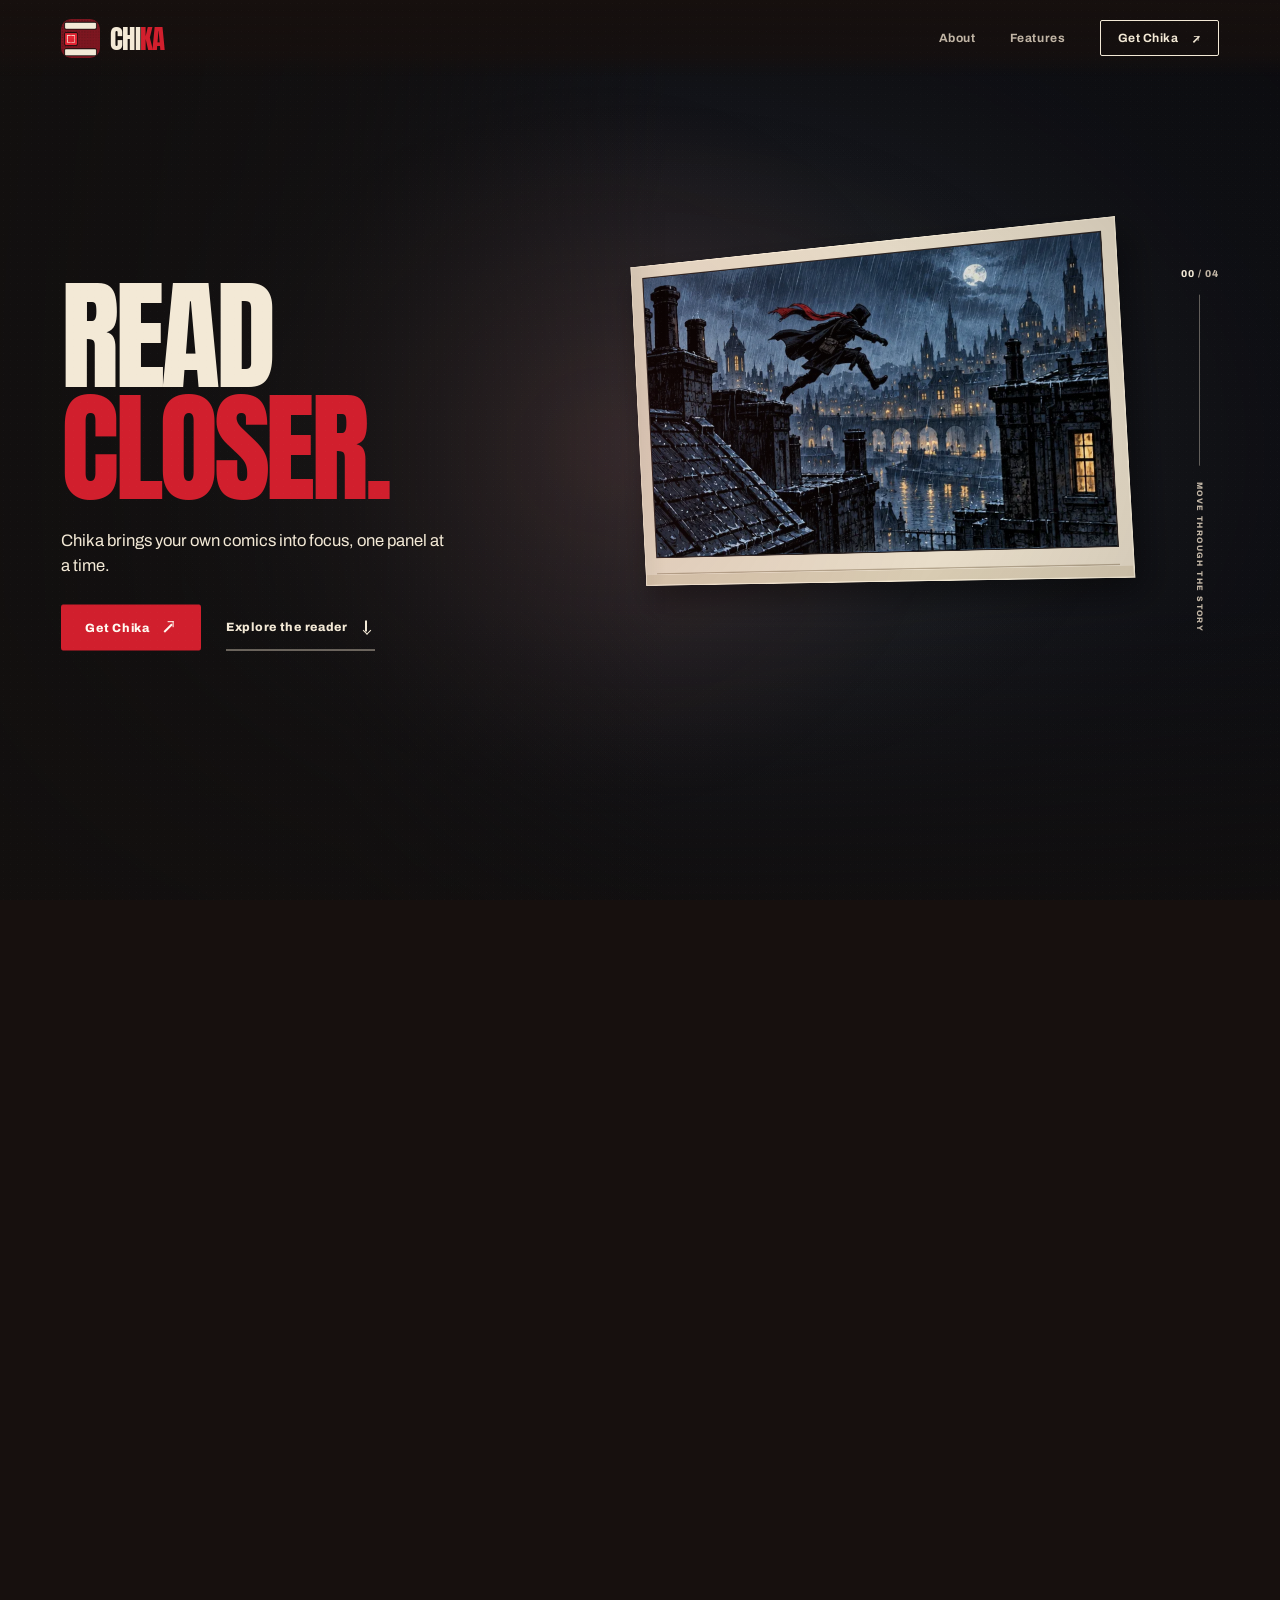
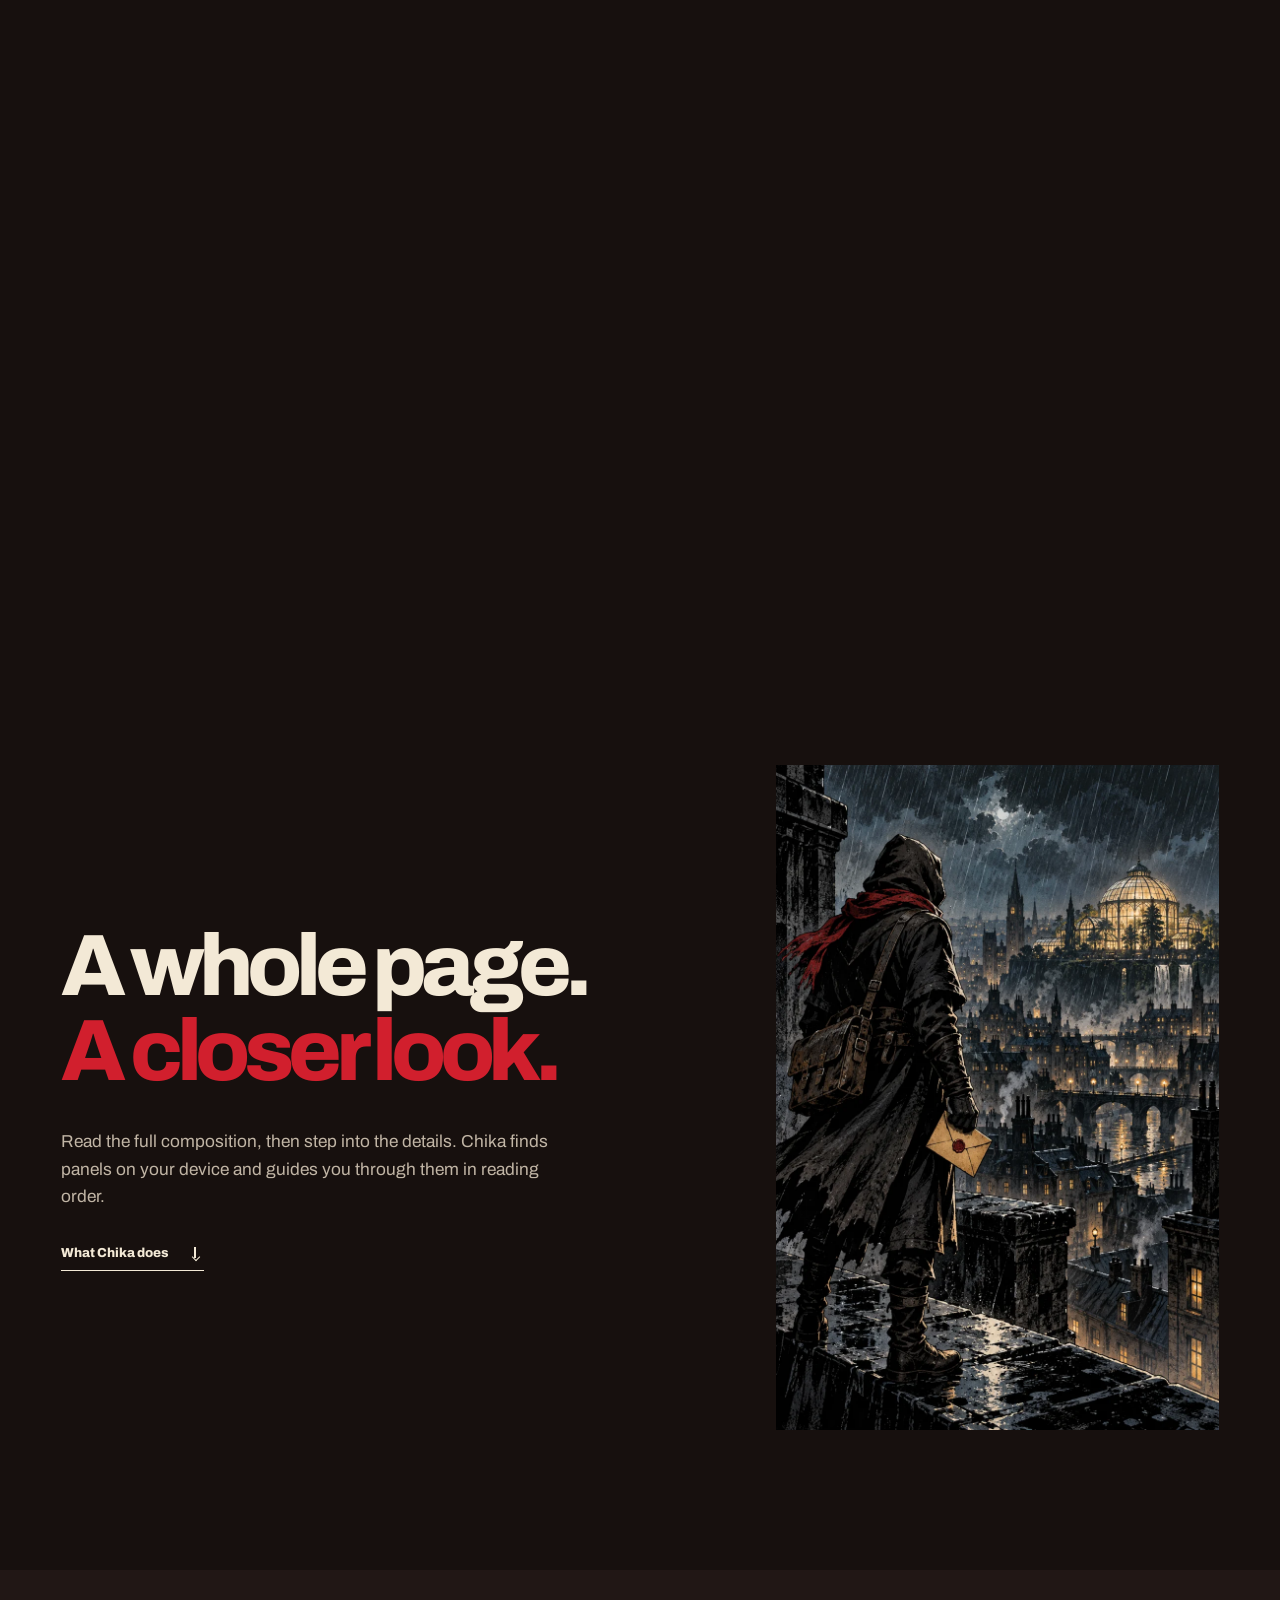
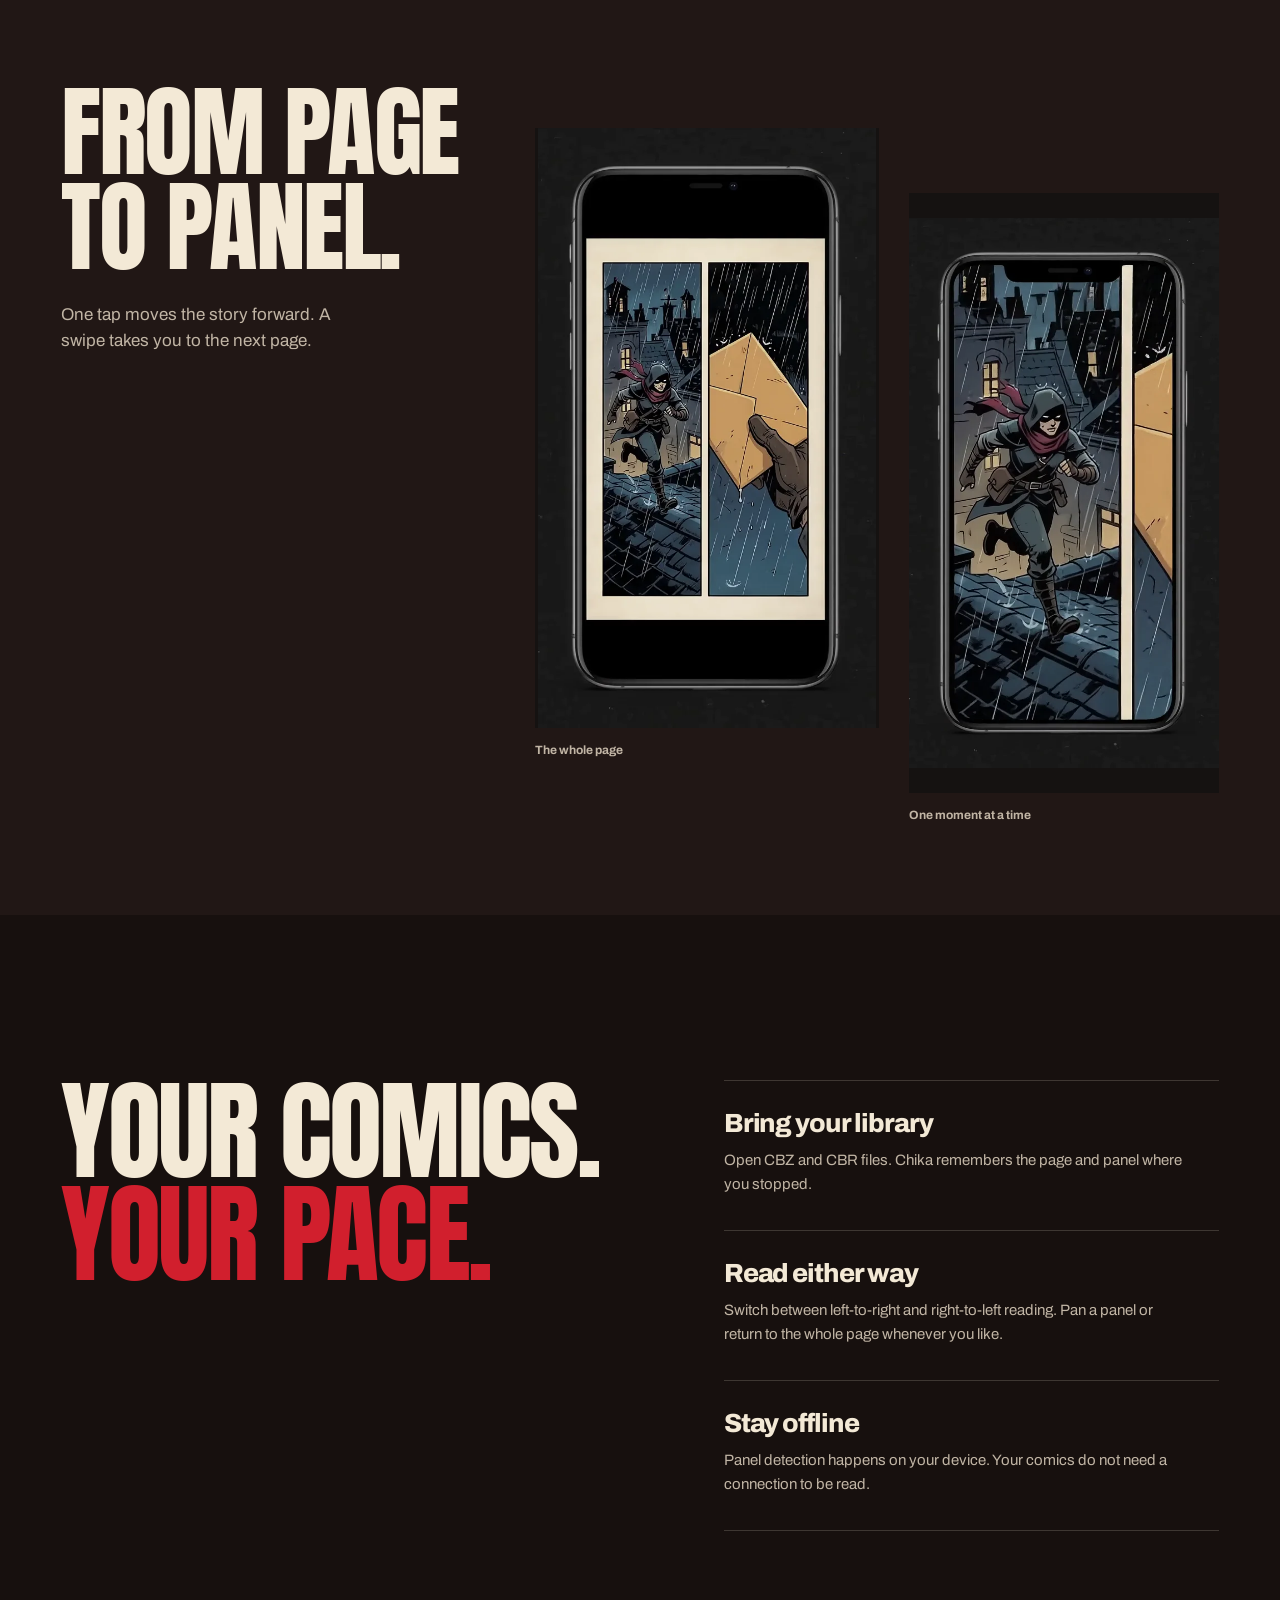
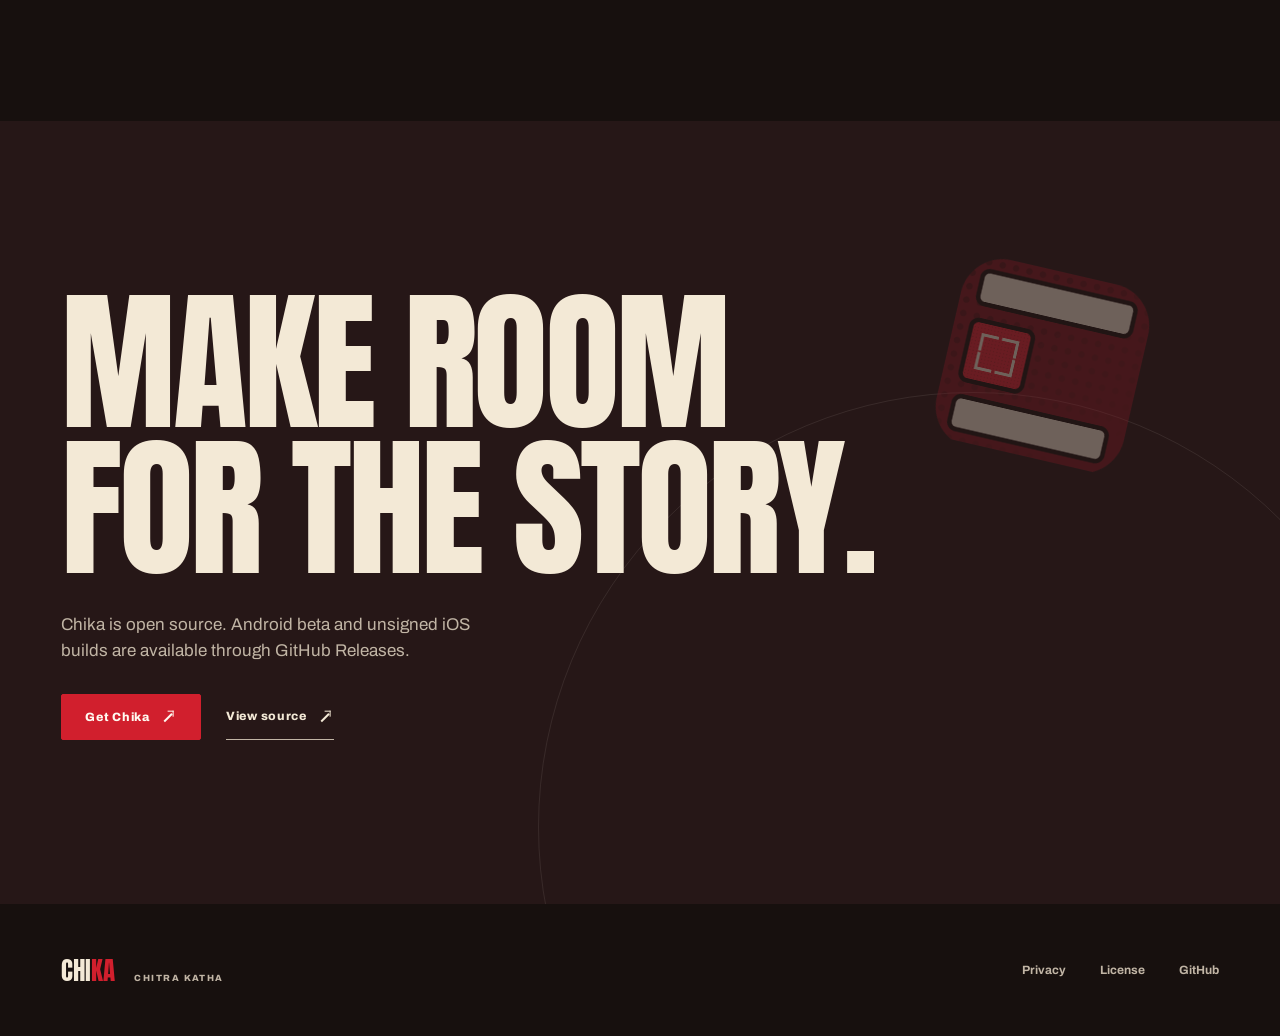
<file: index.html>
<!doctype html>
<html lang="en">
  <head>
    <meta charset="utf-8">
    <meta name="viewport" content="width=device-width, initial-scale=1">
    <meta name="theme-color" content="#17100e">
    <meta name="description" content="Chika is an offline comic reader that brings your own CBZ and CBR comics into focus, one panel at a time.">
    <meta property="og:type" content="website">
    <meta property="og:title" content="Chika | Read closer">
    <meta property="og:description" content="Your comics, panel by panel. Read offline on Android and iOS.">
    <title>Chika | Read closer</title>
    <link rel="icon" href="media/chika-mark.png" type="image/png">
    <link rel="preload" href="fonts/archivo-variable.ttf" as="font" type="font/ttf" crossorigin>
    <link rel="stylesheet" href="styles.css">
    <script type="module" src="site.js"></script>
  </head>
  <body>
    <a class="skip-link" href="#details">Skip the journey</a>

    <header class="site-header">
      <a class="brand" href="#top" aria-label="Chika home">
        <img src="media/chika-mark.png" width="42" height="42" alt="">
        <span class="brand-type"><span>CHI</span><span>KA</span></span>
      </a>
      <nav class="site-nav" aria-label="Main navigation">
        <a href="#details">About</a>
        <a href="#features">Features</a>
        <a class="nav-download" href="https://github.com/batunii/chika/releases">Get Chika <span class="link-arrow arrow-external" aria-hidden="true"></span></a>
      </nav>
    </header>

    <main id="top">
      <section class="film-journey" id="experience" aria-labelledby="hero-title">
        <div class="film-stage" data-chapter="0" data-media-state="poster">
          <div class="film-media" aria-hidden="true">
            <picture>
              <source media="(max-width: 760px)" srcset="media/mobile/poster.webp">
              <img class="film-poster" src="media/poster-desktop.webp" alt="" fetchpriority="high" width="1280" height="720">
            </picture>
            <div class="flight-viewport">
              <div class="flight-world">
                <div class="flight-page" data-depth="-650" data-scene="Rooftop" style="--x:360px;--xm:112px;--y:-60px;--ym:-22px;--z:-650px;--yaw:-17deg;--roll:-3deg"><div class="flight-art atlas-a crop-0"></div></div>
                <div class="flight-page" data-depth="-1220" data-scene="Envelope" style="--x:-385px;--xm:-112px;--y:45px;--ym:30px;--z:-1220px;--yaw:17deg;--roll:3deg"><div class="flight-art atlas-a crop-1"></div></div>
                <div class="flight-page" data-depth="-1790" data-scene="Station" style="--x:350px;--xm:108px;--y:70px;--ym:18px;--z:-1790px;--yaw:-15deg;--roll:-4deg"><div class="flight-art atlas-b crop-0"></div></div>
                <div class="flight-page" data-depth="-2360" data-scene="Map" style="--x:-340px;--xm:-104px;--y:-95px;--ym:-25px;--z:-2360px;--yaw:15deg;--roll:4deg"><div class="flight-art atlas-b crop-1"></div></div>
                <div class="flight-page" data-depth="-2930" data-scene="City window" style="--x:380px;--xm:112px;--y:-30px;--ym:0px;--z:-2930px;--yaw:-15deg;--roll:-2deg"><div class="flight-art atlas-a crop-2"></div></div>
                <div class="flight-page" data-depth="-3500" data-scene="Bridge" style="--x:-360px;--xm:-110px;--y:65px;--ym:22px;--z:-3500px;--yaw:15deg;--roll:2deg"><div class="flight-art atlas-b crop-2"></div></div>
                <div class="flight-page" data-depth="-4070" data-scene="Greenhouse" style="--x:330px;--xm:106px;--y:-70px;--ym:-18px;--z:-4070px;--yaw:-16deg;--roll:-3deg"><div class="flight-art atlas-a crop-3"></div></div>
                <div class="flight-page flight-page-finale" data-depth="-4640" data-scene="The meeting" style="--x:10px;--xm:0px;--y:0px;--ym:0px;--z:-4640px;--yaw:0deg;--roll:0deg"><div class="flight-art atlas-b crop-3"></div></div>
              </div>
            </div>
          </div>
          <div class="film-aura" aria-hidden="true"></div>
          <div class="film-shade" aria-hidden="true"></div>

          <div class="stage-content">
            <div class="hero-copy">
              <h1 id="hero-title"><span class="type-line"><span class="type-line-inner">READ</span></span><span class="type-line"><span class="type-line-inner"><em>CLOSER.</em></span></span></h1>
              <p>Chika brings your own comics into focus, one panel at a time.</p>
              <div class="hero-actions">
                <a class="action action-primary" href="https://github.com/batunii/chika/releases">Get Chika <span class="link-arrow arrow-external" aria-hidden="true"></span></a>
                <a class="action action-text" href="#details">Explore the reader <span class="link-arrow arrow-down" aria-hidden="true"></span></a>
              </div>
            </div>

            <div class="chapter-copy" aria-live="off">
              <div class="chapter" data-index="1">
                <p class="chapter-label">01 / The invitation</p>
                <h2><span>Step inside.</span></h2>
                <p>The first panel is only the beginning.</p>
              </div>
              <div class="chapter" data-index="2">
                <p class="chapter-label">02 / The journey</p>
                <h2><span>Follow the thread.</span></h2>
                <p>Every scene leads somewhere new.</p>
              </div>
              <div class="chapter" data-index="3">
                <p class="chapter-label">03 / The discovery</p>
                <h2><span>Turn the corner.</span></h2>
                <p>Move through the story, one moment at a time.</p>
              </div>
              <div class="chapter" data-index="4">
                <p class="chapter-label">04 / Your pace</p>
                <h2><span>Your stories await.</span></h2>
                <p>Bring your own library into Chika and read wherever you are.</p>
              </div>
            </div>
          </div>
          <div class="stage-progress" aria-hidden="true">
            <div class="stage-progress-count"><span class="stage-progress-current">00</span><span> / 04</span></div>
            <div class="stage-progress-line"><span></span></div>
            <span class="stage-progress-caption">MOVE THROUGH THE STORY</span>
          </div>
        </div>
      </section>

      <section class="manifesto section-shell" id="details" aria-labelledby="manifesto-title">
        <div class="manifesto-copy" data-reveal>
          <h2 id="manifesto-title"><span class="type-line"><span class="type-line-inner">A whole page.</span></span><span class="type-line"><span class="type-line-inner accent">A closer look.</span></span></h2>
          <p>Read the full composition, then step into the details. Chika finds panels on your device and guides you through them in reading order.</p>
          <a class="text-link" href="#features">What Chika does <span class="link-arrow arrow-down" aria-hidden="true"></span></a>
        </div>
        <figure class="manifesto-art" data-reveal>
          <img src="media/courier-art.webp" width="900" height="1350" loading="lazy" alt="Original comic illustration of a courier looking toward a glowing greenhouse in the rain">
        </figure>
      </section>

      <section class="focus-section section-shell" aria-labelledby="focus-title">
        <div class="focus-heading" data-reveal>
          <h2 id="focus-title"><span class="type-line"><span class="type-line-inner">FROM PAGE</span></span><span class="type-line"><span class="type-line-inner">TO PANEL.</span></span></h2>
          <p>One tap moves the story forward. A swipe takes you to the next page.</p>
        </div>
        <div class="focus-images">
          <figure class="focus-image focus-image-page" data-reveal>
            <img src="media/page-view.webp" width="608" height="1080" loading="lazy" alt="Original comic page shown in a phone, with two panels visible">
            <figcaption>The whole page</figcaption>
          </figure>
          <figure class="focus-image focus-image-panel" data-reveal>
            <img src="media/panel-view.webp" width="608" height="1080" loading="lazy" alt="A closer view of one illustrated comic panel in the phone">
            <figcaption>One moment at a time</figcaption>
          </figure>
        </div>
      </section>

      <section class="features section-shell" id="features" aria-labelledby="features-title">
        <h2 id="features-title" data-reveal><span class="type-line"><span class="type-line-inner">YOUR COMICS.</span></span><span class="type-line"><span class="type-line-inner accent">YOUR PACE.</span></span></h2>
        <div class="feature-list">
          <article data-reveal>
            <h3>Bring your library</h3>
            <p>Open CBZ and CBR files. Chika remembers the page and panel where you stopped.</p>
          </article>
          <article data-reveal>
            <h3>Read either way</h3>
            <p>Switch between left-to-right and right-to-left reading. Pan a panel or return to the whole page whenever you like.</p>
          </article>
          <article data-reveal>
            <h3>Stay offline</h3>
            <p>Panel detection happens on your device. Your comics do not need a connection to be read.</p>
          </article>
        </div>
      </section>

      <section class="closing section-shell" aria-labelledby="closing-title">
        <div class="closing-mark" aria-hidden="true"><img src="media/chika-mark.png" width="180" height="180" alt=""></div>
        <h2 id="closing-title" data-reveal><span class="type-line"><span class="type-line-inner">MAKE ROOM</span></span><span class="type-line"><span class="type-line-inner">FOR THE STORY.</span></span></h2>
        <p data-reveal>Chika is open source. Android beta and unsigned iOS builds are available through GitHub Releases.</p>
        <div class="closing-actions" data-reveal>
          <a class="action action-primary" href="https://github.com/batunii/chika/releases">Get Chika <span class="link-arrow arrow-external" aria-hidden="true"></span></a>
          <a class="action action-text" href="https://github.com/batunii/chika">View source <span class="link-arrow arrow-external" aria-hidden="true"></span></a>
        </div>
      </section>
    </main>

    <footer class="site-footer section-shell">
      <span>CHI<span class="brand-red">KA</span> <small>CHITRA KATHA</small></span>
      <div>
        <a href="https://github.com/batunii/chika/blob/main/PRIVACY.md">Privacy</a>
        <a href="https://github.com/batunii/chika/blob/main/LICENSE">License</a>
        <a href="https://github.com/batunii/chika">GitHub</a>
      </div>
    </footer>
  </body>
</html>
</file>
<file: styles.css>
@font-face {
  font-family: Archivo;
  src: url("fonts/archivo-variable.ttf") format("truetype");
  font-style: normal;
  font-weight: 100 900;
  font-display: swap;
}

@font-face {
  font-family: Anton;
  src: url("fonts/anton-regular.ttf") format("truetype");
  font-style: normal;
  font-weight: 400;
  font-display: swap;
}

:root {
  color-scheme: dark;
  --ink: #17100e;
  --ink-raised: #211816;
  --ink-soft: #2a201c;
  --cream: #f3e9d6;
  --cream-muted: #c1b5a5;
  --crimson: #d11f2d;
  --line: rgb(243 233 214 / 18%);
  --page-gutter: clamp(22px, 4.8vw, 86px);
}

*, *::before, *::after { box-sizing: border-box; }
html { scroll-behavior: smooth; }
body { margin: 0; overflow-x: clip; background: var(--ink); color: var(--cream); font-family: Archivo, Arial, sans-serif; }
body::before { content: ""; position: fixed; inset: 0; z-index: 30; pointer-events: none; opacity: .13; background-image: radial-gradient(circle, rgb(243 233 214 / 17%) .6px, transparent .9px); background-size: 7px 7px; }
img { display: block; max-width: 100%; }
a { color: inherit; text-decoration: none; }
button, a { -webkit-tap-highlight-color: transparent; }
::selection { background: var(--crimson); color: var(--cream); }
:focus-visible { outline: 2px solid var(--cream); outline-offset: 5px; }

.skip-link { position: fixed; z-index: 50; top: -60px; left: 20px; padding: 12px 16px; background: var(--cream); color: var(--ink); font-weight: 800; }
.skip-link:focus { top: 12px; }
.section-shell { padding-left: var(--page-gutter); padding-right: var(--page-gutter); }
#details, #features { scroll-margin-top: 76px; }

.site-header { position: fixed; inset: 0 0 auto; z-index: 20; height: 76px; display: flex; align-items: center; justify-content: space-between; gap: 24px; padding: 0 var(--page-gutter); background: linear-gradient(to bottom, rgb(23 16 14 / 93%), rgb(23 16 14 / 72%) 72%, transparent); }
.brand { display: inline-flex; align-items: center; gap: 10px; flex: none; }
.brand img { border-radius: 10px; width: 39px; height: 39px; }
.brand-type { display: inline-flex; align-items: baseline; font-family: Anton, Impact, sans-serif; font-size: 27px; letter-spacing: -.035em; line-height: 1; }
.brand-type span:last-child, .brand-red { color: var(--crimson); }
.site-nav { display: flex; align-items: center; gap: clamp(16px, 2.7vw, 42px); white-space: nowrap; font-size: 12px; font-weight: 700; letter-spacing: .045em; }
.site-nav a:not(.nav-download) { color: var(--cream-muted); transition: color .2s ease; }
.site-nav a:hover { color: var(--cream); }
.nav-download { display: inline-flex; align-items: center; gap: 9px; border: 1px solid var(--cream); padding: 10px 17px; border-radius: 2px; transition: background .2s ease, color .2s ease; }
.nav-download:hover { background: var(--cream); color: var(--ink); }

.link-arrow { position: relative; display: inline-block; flex: 0 0 17px; width: 17px; height: 17px; transform-origin: center; transition: transform .28s cubic-bezier(.2, .8, .2, 1); }
.link-arrow::before { content: ""; position: absolute; left: 2px; top: 8px; width: 11px; height: 1.5px; background: currentColor; }
.link-arrow::after { content: ""; position: absolute; right: 2px; top: 5px; width: 6px; height: 6px; border-top: 1.5px solid currentColor; border-right: 1.5px solid currentColor; transform: rotate(45deg); }
.arrow-external { transform: rotate(-45deg); }
.arrow-down { transform: rotate(90deg); }
:is(.action, .text-link, .nav-download):hover .arrow-external { transform: translate(2px, -2px) rotate(-45deg); }
:is(.action, .text-link, .nav-download):hover .arrow-down { transform: translateY(3px) rotate(90deg); }
.nav-download .link-arrow { flex-basis: 13px; width: 13px; height: 13px; scale: .78; }

.type-line { display: block; overflow: hidden; padding-bottom: .12em; margin-bottom: -.12em; }
.type-line-inner { display: block; }

.film-journey { position: relative; height: 425svh; }
.film-stage { position: sticky; top: 0; height: 100svh; min-height: 520px; isolation: isolate; overflow: hidden; background: #13100f; }
.film-media, .film-shade { position: absolute; inset: 0; }
.film-media { background: radial-gradient(ellipse at 52% 49%, #24262a 0%, #101116 62%, #0b0c10 100%); }
.film-media picture, .film-media img { position: absolute; inset: 0; width: 100%; height: 100%; }
.film-media img { object-fit: cover; object-position: center; }
.film-poster { z-index: 0; transition: opacity .3s ease; }
.flight-viewport { position: absolute; inset: 0; z-index: 1; overflow: hidden; perspective: 1100px; perspective-origin: 50% 50%; opacity: 0; transition: opacity .3s ease; pointer-events: none; }
.flight-viewport::before { content: ""; position: absolute; inset: 0; background: radial-gradient(ellipse at center, rgb(95 94 91 / 13%), transparent 55%); }
.film-stage.flight-ready .flight-viewport { opacity: 1; }
.film-stage.flight-ready .film-poster { opacity: 0; }
.flight-world { position: absolute; left: 50%; top: 50%; width: 0; height: 0; transform-style: preserve-3d; transform: translate3d(var(--camera-x, 0px), var(--camera-y, 0px), var(--camera-z, 0px)); will-change: transform; }
.flight-page { position: absolute; left: 0; top: 0; width: 760px; height: 540px; margin: -270px 0 0 -380px; padding: 18px 18px 44px; background: #e8ddc9; border: 2px solid #f4ead5; box-shadow: 12px 24px 50px rgb(0 0 0 / 45%), inset 0 -16px 0 #d9ccb3; transform-style: preserve-3d; backface-visibility: hidden; transform: translate3d(var(--x), var(--y), var(--z)) rotateY(var(--yaw)) rotateZ(var(--roll)); }
.flight-page::before { content: ""; position: absolute; top: -2px; right: -13px; width: 12px; height: calc(100% + 4px); background: linear-gradient(90deg, #b6a88e, #f1e6d0); transform-origin: left center; transform: rotateY(90deg); }
.flight-page::after { content: ""; position: absolute; left: 18px; right: 18px; bottom: 17px; height: 2px; background: #b5a68e; }
.flight-art { width: 100%; height: 100%; border: 2px solid #2b2524; background-repeat: no-repeat; background-size: 200% 200%; }
.crop-0 { background-position: 0 0; }
.crop-1 { background-position: 100% 0; }
.crop-2 { background-position: 0 100%; }
.crop-3 { background-position: 100% 100%; }
.film-aura { position: absolute; z-index: 1; inset: 0; pointer-events: none; transform: translate3d(var(--aura-x, 0px), 0, 0); }
.film-aura::before, .film-aura::after { content: ""; position: absolute; inset: 4% 19%; border-radius: 50%; transition: opacity .55s ease; }
.film-aura::before { opacity: .48; background: radial-gradient(ellipse at center, rgb(158 51 45 / 28%), transparent 63%); }
.film-aura::after { opacity: 0; background: radial-gradient(ellipse at center, rgb(72 129 94 / 32%), transparent 64%); }
.film-stage[data-chapter="2"] .film-aura::before, .film-stage[data-chapter="3"] .film-aura::before, .film-stage[data-chapter="4"] .film-aura::before { opacity: .08; }
.film-stage[data-chapter="2"] .film-aura::after, .film-stage[data-chapter="3"] .film-aura::after, .film-stage[data-chapter="4"] .film-aura::after { opacity: .58; }
.film-shade { z-index: 2; pointer-events: none; background: linear-gradient(90deg, rgb(19 16 15 / 89%) 0%, rgb(19 16 15 / 68%) 27%, transparent 52%), linear-gradient(0deg, rgb(19 16 15 / 63%), transparent 32%), radial-gradient(ellipse at center, transparent 37%, rgb(12 10 10 / 25%) 100%); }
.stage-content { position: relative; z-index: 3; height: 100%; max-width: 1800px; margin: 0 auto; padding: 76px var(--page-gutter) 42px; }
.hero-copy { position: absolute; left: var(--page-gutter); top: 50%; transform: translateY(-46%); width: min(44vw, 620px); transition: opacity .2s ease, transform .2s ease; }
.hero-copy h1 { margin: 0; font-family: Anton, Impact, sans-serif; font-size: clamp(86px, 9.5vw, 160px); font-weight: 400; letter-spacing: -.035em; line-height: .92; }
.hero-copy h1 em { color: var(--crimson); font-style: normal; }
.hero-copy p { max-width: 390px; margin: 24px 0 27px; font-size: clamp(16px, 1.3vw, 20px); line-height: 1.5; color: var(--cream); }
.hero-actions, .closing-actions { display: flex; flex-wrap: wrap; align-items: center; gap: 13px 25px; }
.action { display: inline-flex; align-items: center; justify-content: center; gap: 10px; min-height: 46px; white-space: nowrap; font-size: 12px; font-weight: 800; letter-spacing: .06em; transition: transform .2s ease, background .2s ease, color .2s ease; }
.action:hover { transform: translateY(-2px); }
.action:active { transform: translateY(1px); }
.action-primary { padding: 0 23px; background: var(--crimson); color: #fffaf1; border: 1px solid var(--crimson); border-radius: 2px; }
.action-primary:hover { background: #b91928; }
.action-text { border-bottom: 1px solid var(--cream-muted); color: var(--cream); }
.action-text:hover { color: #fff; border-color: #fff; }
.film-stage:not([data-chapter="0"]) .hero-copy { opacity: 0; visibility: hidden; transform: translateY(-42%); }

.chapter-copy { position: absolute; left: var(--page-gutter); bottom: 10%; width: min(43vw, 530px); pointer-events: none; }
.chapter { position: absolute; left: 0; bottom: 0; opacity: 0; visibility: hidden; transform: translateY(12px); transition: opacity .35s ease, transform .45s ease, visibility .35s; }
.chapter.is-active { opacity: 1; visibility: visible; transform: translateY(0); }
.chapter-label { margin: 0 0 12px; color: #f0646d; font-size: 11px; font-weight: 800; text-transform: uppercase; letter-spacing: .16em; opacity: 0; transform: translateY(10px); transition: opacity .36s ease, transform .48s ease; }
.chapter h2 { margin: 0 0 -.12em; padding-bottom: .12em; overflow: hidden; font-size: clamp(42px, 5.25vw, 82px); font-weight: 800; letter-spacing: -.07em; line-height: .95; text-wrap: balance; }
.chapter h2 span { display: block; transform: translateY(110%); transition: transform .62s cubic-bezier(.18, .75, .2, 1); }
.chapter p:last-child { margin: 16px 0 0; max-width: 330px; font-size: 15px; line-height: 1.5; color: var(--cream-muted); opacity: 0; transform: translateY(12px); transition: opacity .45s ease, transform .5s ease; }
.chapter.is-active .chapter-label, .chapter.is-active p:last-child { opacity: 1; transform: translateY(0); }
.chapter.is-active h2 span { transform: translateY(0); transition-delay: .06s; }
.chapter.is-active p:last-child { transition-delay: .16s; }
.stage-progress { position: absolute; z-index: 4; right: var(--page-gutter); top: 50%; transform: translateY(-50%); display: flex; flex-direction: column; align-items: center; gap: 16px; pointer-events: none; color: var(--cream-muted); }
.stage-progress-count { white-space: nowrap; font-size: 10px; font-weight: 800; letter-spacing: .1em; }
.stage-progress-current { color: var(--cream); }
.stage-progress-line { position: relative; display: block; width: 1px; height: clamp(95px, 19svh, 210px); overflow: hidden; background: rgb(243 233 214 / 36%); }
.stage-progress-line span { position: absolute; inset: 0; background: #f0646d; transform: scaleY(var(--journey-progress, 0)); transform-origin: top; }
.stage-progress-caption { writing-mode: vertical-rl; font-size: 8px; font-weight: 800; letter-spacing: .18em; }

.manifesto { display: grid; grid-template-columns: 1.16fr .84fr; gap: clamp(42px, 8vw, 160px); align-items: center; min-height: 105svh; max-width: 1800px; margin: 0 auto; padding-top: 130px; padding-bottom: 130px; }
.manifesto-copy h2 { margin: 0; font-size: clamp(54px, 6.8vw, 118px); font-weight: 800; letter-spacing: -.072em; line-height: .97; }
.manifesto-copy h2 .accent { color: var(--crimson); }
.manifesto-copy p { max-width: 510px; margin: 35px 0 32px; color: var(--cream-muted); font-size: clamp(17px, 1.35vw, 21px); line-height: 1.6; }
.text-link { position: relative; display: inline-flex; align-items: center; gap: 18px; padding-bottom: 9px; font-size: 13px; font-weight: 800; }
.text-link::before, .text-link::after { content: ""; position: absolute; left: 0; right: 0; bottom: 0; height: 1px; background: var(--cream); }
.text-link::after { background: var(--crimson); transform: scaleX(0); transform-origin: left; transition: transform .35s cubic-bezier(.2, .8, .2, 1); }
.text-link:hover::after { transform: scaleX(1); }
.manifesto-art { margin: 0; justify-self: end; width: min(100%, 520px); aspect-ratio: 2 / 3; overflow: hidden; background: var(--ink-raised); }
.manifesto-art img { width: 100%; height: 100%; object-fit: cover; }

.focus-section { display: grid; grid-template-columns: .75fr 1.25fr; align-items: center; gap: 5vw; min-height: 105svh; padding-top: 115px; padding-bottom: 115px; background: #211715; }
.focus-heading { align-self: start; position: sticky; top: 22vh; }
.focus-heading h2, .features h2, .closing h2 { margin: 0; font-family: Anton, Impact, sans-serif; font-weight: 400; letter-spacing: -.025em; line-height: .95; }
.focus-heading h2 { font-size: clamp(72px, 7.8vw, 145px); }
.focus-heading p { max-width: 310px; margin: 27px 0 0; color: var(--cream-muted); font-size: 17px; line-height: 1.55; }
.focus-images { display: grid; grid-template-columns: 1fr .9fr; gap: 30px; align-items: end; }
.focus-image { margin: 0; min-width: 0; }
.focus-image img { width: 100%; height: min(57vw, 600px); object-fit: contain; background: #151211; }
.focus-image-panel { --reveal-rest: 65px; transform: translateY(65px); }
.focus-image figcaption { margin-top: 15px; font-size: 12px; color: var(--cream-muted); font-weight: 700; }

.has-motion [data-reveal] { opacity: 0; transform: translate3d(0, calc(var(--reveal-rest, 0px) + 38px), 0); transition: opacity .7s ease, transform .85s cubic-bezier(.18, .75, .2, 1); }
.has-motion [data-reveal].is-visible { opacity: 1; transform: translate3d(0, var(--reveal-rest, 0px), 0); }
.has-motion [data-reveal] .type-line-inner { transform: translateY(110%); transition: transform .88s cubic-bezier(.18, .75, .2, 1); }
.has-motion [data-reveal].is-visible .type-line-inner { transform: translateY(0); }
.has-motion [data-reveal] .type-line:nth-child(2) .type-line-inner { transition-delay: .13s; }
.has-motion .manifesto-copy[data-reveal], .has-motion .focus-heading[data-reveal], .has-motion h2[data-reveal] { transform: none; }
.has-motion .manifesto-copy p, .has-motion .manifesto-copy .text-link, .has-motion .focus-heading p { opacity: 0; transform: translateY(14px); transition: opacity .55s ease, transform .65s cubic-bezier(.18, .75, .2, 1); }
.has-motion .manifesto-copy.is-visible p, .has-motion .manifesto-copy.is-visible .text-link, .has-motion .focus-heading.is-visible p { opacity: 1; transform: translateY(0); }
.has-motion .manifesto-copy p, .has-motion .focus-heading p { transition-delay: .22s; }
.has-motion .manifesto-copy .text-link { transition-delay: .34s; }
.has-motion .manifesto-art, .has-motion .focus-image-panel { transition-delay: .12s; }
.has-motion .feature-list article:nth-child(2) { transition-delay: .1s; }
.has-motion .feature-list article:nth-child(3) { transition-delay: .2s; }
.has-motion .closing p { transition-delay: .1s; }
.has-motion .closing-actions { transition-delay: .18s; }

@media (prefers-reduced-motion: no-preference) {
  .hero-copy .type-line-inner { animation: headline-rise .9s cubic-bezier(.18, .75, .2, 1) both; }
  .hero-copy .type-line:nth-child(2) .type-line-inner { animation-delay: .13s; }
  .hero-copy p { animation: copy-rise .7s .36s both; }
  .hero-copy .hero-actions { animation: copy-rise .7s .48s both; }
}

@keyframes headline-rise {
  from { transform: translateY(110%); }
  to { transform: translateY(0); }
}

@keyframes copy-rise {
  from { opacity: 0; transform: translateY(18px); }
  to { opacity: 1; transform: translateY(0); }
}

.features { display: grid; grid-template-columns: 1.05fr .95fr; align-items: start; gap: clamp(50px, 9vw, 170px); max-width: 1800px; margin: 0 auto; padding-top: 165px; padding-bottom: 190px; }
.features h2 { font-size: clamp(76px, 8.5vw, 160px); }
.features h2 .accent { color: var(--crimson); }
.feature-list { border-top: 1px solid var(--line); }
.feature-list article { padding: 28px 0 34px; border-bottom: 1px solid var(--line); }
.feature-list h3 { margin: 0 0 10px; font-size: clamp(23px, 2.05vw, 34px); font-weight: 800; letter-spacing: -.04em; }
.feature-list p { max-width: 460px; margin: 0; color: var(--cream-muted); font-size: 15px; line-height: 1.6; }

.closing { position: relative; overflow: hidden; min-height: 87svh; display: flex; flex-direction: column; justify-content: center; align-items: flex-start; padding-top: 130px; padding-bottom: 125px; background: #261717; }
.closing::before { content: ""; position: absolute; inset: auto -10vw -28vw auto; width: min(68vw, 950px); aspect-ratio: 1; border: 1px solid rgb(243 233 214 / 9%); border-radius: 50%; pointer-events: none; }
.closing-mark { position: absolute; right: 11%; top: 19%; opacity: .35; transform: rotate(13deg); }
.closing-mark img { width: clamp(100px, 15vw, 230px); height: auto; }
.closing h2 { position: relative; font-size: clamp(85px, 12vw, 225px); }
.closing p { position: relative; max-width: 430px; margin: 30px 0 29px; font-size: 17px; line-height: 1.55; color: var(--cream-muted); }
.closing-actions { position: relative; }
.site-footer { display: flex; align-items: center; justify-content: space-between; gap: 24px; min-height: 132px; background: var(--ink); }
.site-footer > span { font-family: Anton, Impact, sans-serif; font-size: 25px; white-space: nowrap; }
.site-footer small { margin-left: 13px; color: var(--cream-muted); font-family: Archivo, sans-serif; font-size: 9px; font-weight: 800; letter-spacing: .16em; }
.site-footer > div { display: flex; flex-wrap: wrap; gap: 18px 34px; color: var(--cream-muted); font-size: 12px; font-weight: 700; }
.site-footer a:hover { color: var(--cream); }

@media (max-width: 900px) {
  .manifesto { gap: 35px; }
  .manifesto-copy h2 { font-size: clamp(49px, 6.7vw, 78px); }
  .features { gap: 40px; }
}

@media (max-width: 760px) {
  .site-header { height: 66px; }
  .brand img { width: 34px; height: 34px; border-radius: 8px; }
  .brand-type { font-size: 24px; }
  .site-nav { gap: 12px; font-size: 11px; }
  .site-nav a:nth-child(1), .site-nav a:nth-child(2) { display: none; }
  .nav-download { padding: 8px 11px; }

  .film-journey { height: 390svh; }
  .film-stage { min-height: 0; }
  .film-media { top: 29svh; bottom: 0; }
  .film-media img { object-fit: contain; }
  .flight-viewport { perspective: 820px; }
  .flight-page { width: 360px; height: 260px; margin: -130px 0 0 -180px; padding: 11px 11px 28px; transform: translate3d(var(--xm), var(--ym), var(--z)) rotateY(var(--yaw)) rotateZ(var(--roll)); }
  .flight-page::after { left: 11px; right: 11px; bottom: 12px; }
  .film-shade { background: linear-gradient(to bottom, #13100f 0%, #13100f 24%, rgb(19 16 15 / 50%) 37%, transparent 57%); }
  .stage-content { padding: 0 var(--page-gutter); }
  .hero-copy { top: 82px; transform: none; width: calc(100% - var(--page-gutter) * 2); }
  .hero-copy h1 { font-size: clamp(70px, 17vw, 100px); }
  .hero-copy p { max-width: 320px; margin: 10px 0 14px; font-size: 14px; line-height: 1.35; }
  .hero-actions { gap: 7px 16px; }
  .action { min-height: 40px; font-size: 10px; }
  .action-primary { padding: 0 16px; }
  .film-stage:not([data-chapter="0"]) .hero-copy { transform: translateY(-8px); }
  .chapter-copy { left: var(--page-gutter); top: 95px; bottom: auto; width: calc(100% - var(--page-gutter) * 2); }
  .chapter { top: 0; bottom: auto; }
  .chapter-label { margin-bottom: 6px; font-size: 9px; }
  .chapter h2 { font-size: clamp(31px, 8.5vw, 48px); }
  .chapter p:last-child { max-width: 280px; margin-top: 7px; font-size: 12px; line-height: 1.4; }
  .stage-progress { left: var(--page-gutter); right: var(--page-gutter); top: auto; bottom: 15px; transform: none; flex-direction: row; gap: 12px; }
  .stage-progress-count { font-size: 9px; }
  .stage-progress-line { flex: 1; width: auto; height: 1px; }
  .stage-progress-line span { transform: scaleX(var(--journey-progress, 0)); transform-origin: left; }
  .stage-progress-caption { writing-mode: horizontal-tb; font-size: 8px; }
  .manifesto { grid-template-columns: 1fr; min-height: 0; padding-top: 100px; padding-bottom: 100px; }
  .manifesto-copy h2 { font-size: clamp(51px, 11.5vw, 79px); }
  .manifesto-copy p { margin: 22px 0; font-size: 16px; }
  .manifesto-art { justify-self: start; width: min(86%, 410px); margin-left: auto; }

  .focus-section { grid-template-columns: 1fr; gap: 40px; min-height: 0; padding-top: 85px; padding-bottom: 130px; }
  .focus-heading { position: static; }
  .focus-heading h2 { font-size: clamp(70px, 16vw, 110px); }
  .focus-heading p { margin-top: 17px; font-size: 15px; }
  .focus-images { gap: 13px; }
  .focus-image img { height: auto; aspect-ratio: 9 / 16; }
  .focus-image-panel { --reveal-rest: 38px; transform: translateY(38px); }
  .focus-image figcaption { margin-top: 9px; font-size: 10px; }

  .features { grid-template-columns: 1fr; gap: 42px; padding-top: 110px; padding-bottom: 120px; }
  .features h2 { font-size: clamp(80px, 16vw, 120px); }
  .feature-list article { padding: 22px 0 26px; }
  .feature-list h3 { font-size: 25px; }
  .feature-list p { font-size: 14px; }

  .closing { min-height: 75svh; padding-top: 110px; padding-bottom: 110px; }
  .closing h2 { font-size: clamp(76px, 16vw, 125px); }
  .closing p { max-width: 340px; margin: 24px 0; font-size: 15px; }
  .closing-mark { right: -4%; top: 9%; opacity: .18; }
  .site-footer { align-items: flex-start; flex-direction: column; justify-content: center; padding-top: 35px; padding-bottom: 35px; }
}

@media (max-width: 390px) {
  .hero-copy h1 { font-size: 66px; }
  .hero-copy p { max-width: 250px; }
  .action { min-height: 36px; }
  .chapter-copy { top: 85px; }
}

@media (max-width: 760px) and (max-height: 700px) {
  .film-media { top: 42svh; }
  .film-shade { background: linear-gradient(to bottom, #13100f 0%, #13100f 34%, rgb(19 16 15 / 34%) 49%, transparent 66%); }
}

@media (prefers-reduced-motion: reduce) {
  html { scroll-behavior: auto; }
  *, *::before, *::after { animation-duration: .01ms !important; transition-duration: .01ms !important; }
  .film-journey { height: 100svh; }
  .film-stage { position: relative; }
  .film-media { opacity: 1; }
  .film-poster { opacity: 1 !important; }
  .flight-viewport { display: none; }
  .film-aura { display: none; }
  .stage-content { opacity: 1; }
  .stage-progress { display: none; }
  .chapter-copy { display: none !important; }
  .has-motion [data-reveal] { opacity: 1; transform: translate3d(0, var(--reveal-rest, 0px), 0); }
  .has-motion [data-reveal] .type-line-inner, .has-motion .manifesto-copy p, .has-motion .manifesto-copy .text-link, .has-motion .focus-heading p { opacity: 1; transform: none; }
}
</file>
